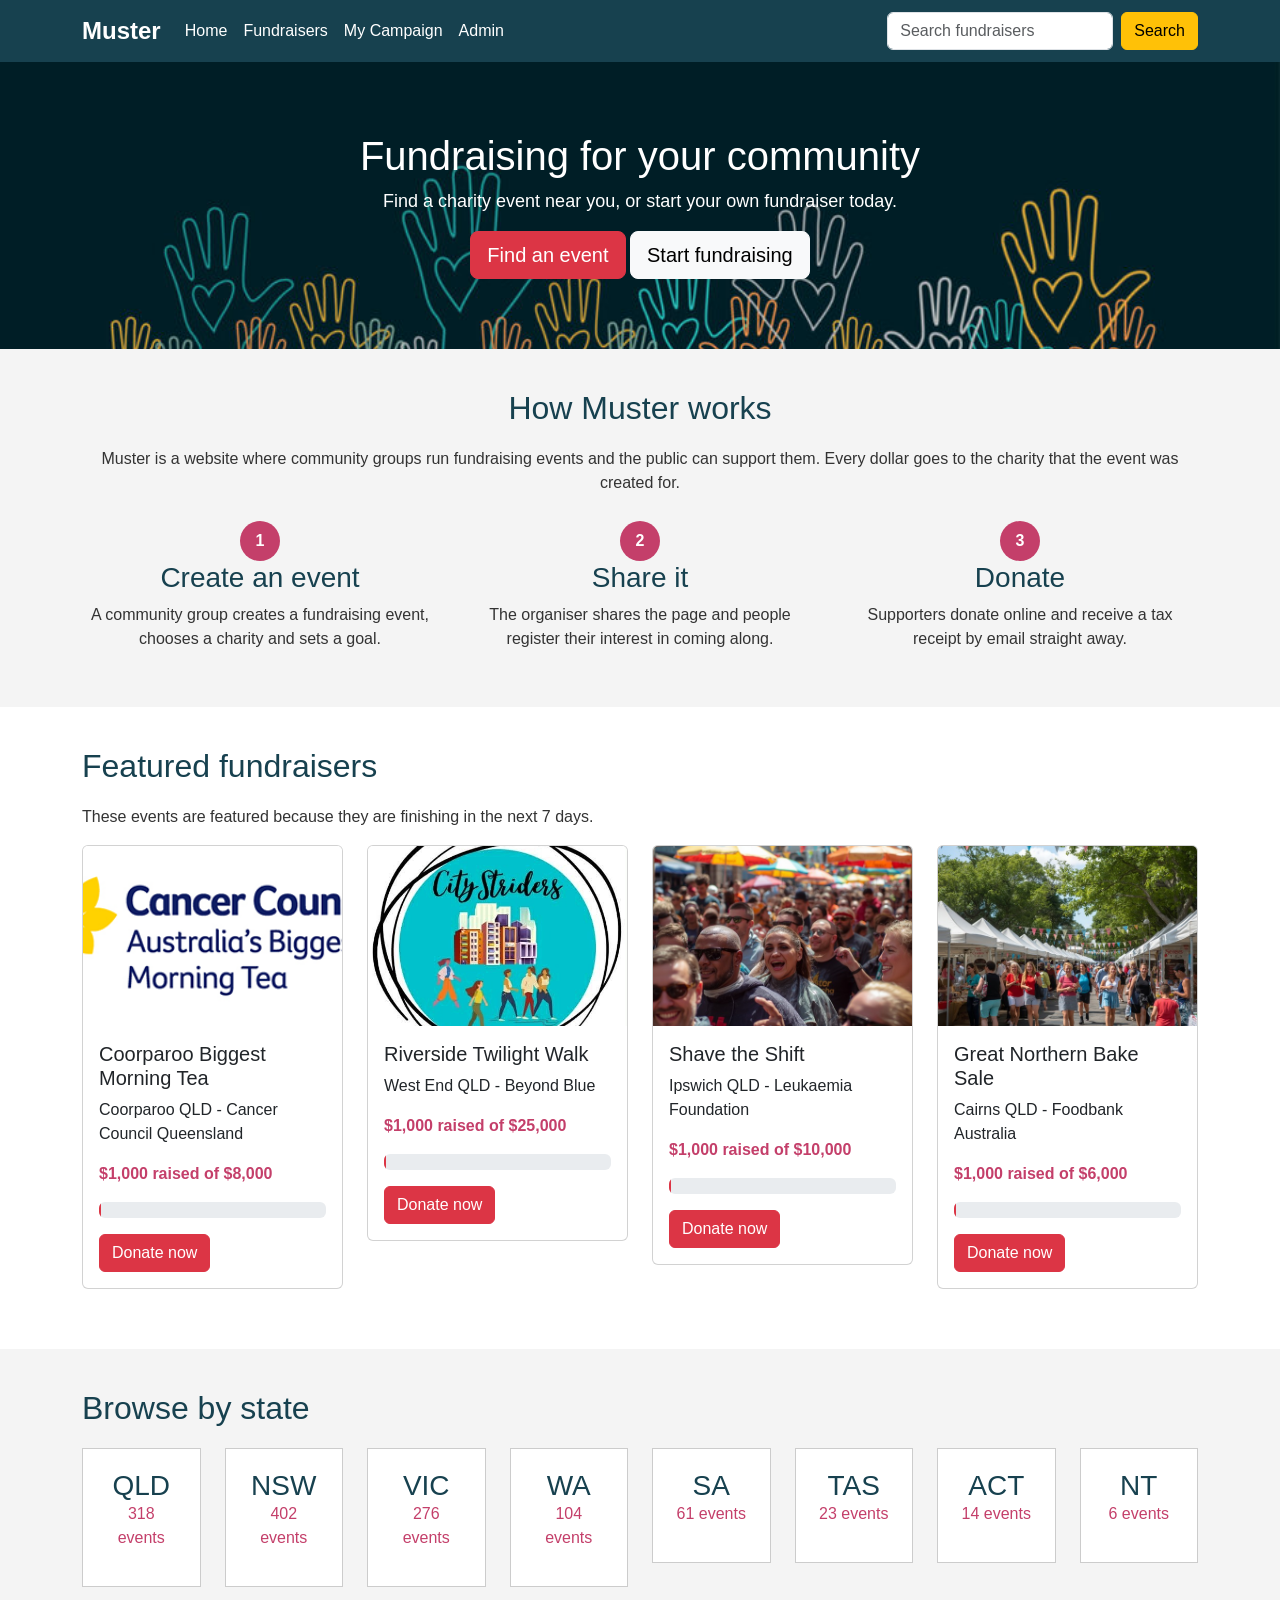
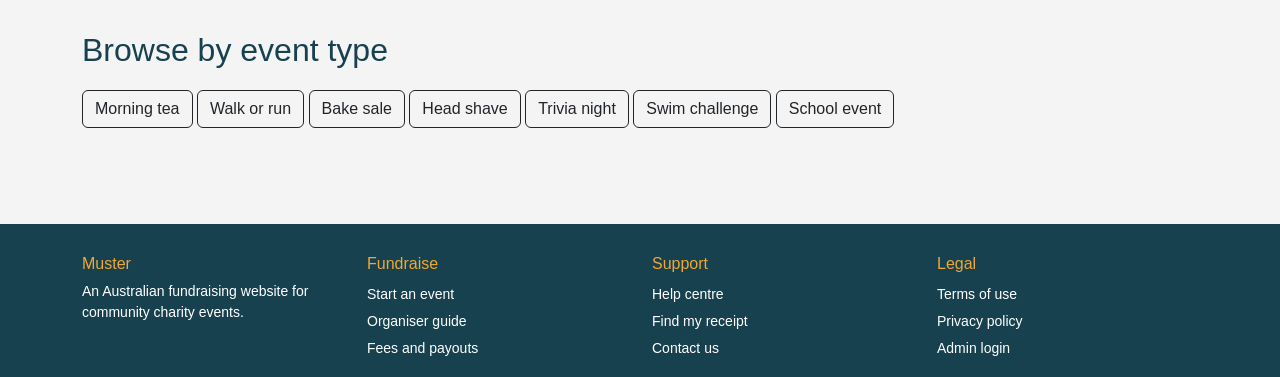
<file: index.html>
<!DOCTYPE html>
<html lang="en">
<head>
    <meta charset="utf-8">
    <meta name="viewport" content="width=device-width, initial-scale=1">
    <title>Muster - Home</title>
    <link href="https://cdn.jsdelivr.net/npm/bootstrap@5.3.8/dist/css/bootstrap.min.css" rel="stylesheet" integrity="sha384-sRIl4kxILFvY47J16cr9ZwB07vP4J8+LH7qKQnuqkuIAvNWLzeN8tE5YBujZqJLB" crossorigin="anonymous">
    <link href="css/styles.css" rel="stylesheet">
</head>
<body>

<nav class="navbar navbar-expand-lg">
    <div class="container">
        <a class="navbar-brand" href="index.html">Muster</a>
            <ul class="navbar-nav me-auto">
                <li class="nav-item"><a class="nav-link" href="index.html">Home</a></li>
                <li class="nav-item"><a class="nav-link" href="donations.html">Fundraisers</a></li>
                <li class="nav-item"><a class="nav-link" href="campaign.html">My Campaign</a></li>
                <li class="nav-item"><a class="nav-link" href="admin_dashboard.html">Admin</a></li>
            </ul>

            <form class="d-flex">
                <input class="form-control me-2" type="text" placeholder="Search fundraisers">
                <button class="btn btn-warning" type="button">Search</button>
            </form>
        </div>
</nav>


<div class="hero">
    <h1>Fundraising for your community</h1>
    <p>Find a charity event near you, or start your own fundraiser today.</p>
    <a href="donations.html" class="btn btn-danger btn-lg">Find an event</a>
    <a href="campaign.html" class="btn btn-light btn-lg">Start fundraising</a>
</div>

<div class="section">
    <div class="container">
        <h2 class="text-center">How Muster works</h2>
        <p class="text-center">Muster is a website where community groups run fundraising events and the public can
            support them. Every dollar goes to the charity that the event was created for.</p>

        <div class="row text-center">
            <div class="col-md-4">
                <div class="step-number mx-auto">1</div>
                <h3>Create an event</h3>
                <p>A community group creates a fundraising event, chooses a charity and sets a goal.</p>
            </div>
            <div class="col-md-4">
                <div class="step-number mx-auto">2</div>
                <h3>Share it</h3>
                <p>The organiser shares the page and people register their interest in coming along.</p>
            </div>
            <div class="col-md-4">
                <div class="step-number mx-auto">3</div>
                <h3>Donate</h3>
                <p>Supporters donate online and receive a tax receipt by email straight away.</p>
            </div>
        </div>
    </div>
</div>

<div class="section bg-white">
    <div class="container">
        <h2>Featured fundraisers</h2>
        <p>These events are featured because they are finishing in the next 7 days.</p>

        <div class="row">
            <div class="col">
                <div class="card">
                    <img src="img/event1.jpg" class="card-img-top" alt="Biggest Morning Tea event">
                    <div class="card-body">
                        <h3 class="card-title h5">Coorparoo Biggest Morning Tea</h3>
                        <p class="card-text">Coorparoo QLD - Cancer Council Queensland</p>
                        <p class="raised">$1,000 raised of $8,000</p>
                        <div class="progress mb-3">
                            <div class="progress-bar bg-danger" style="width: 1%"></div>
                        </div>
                        <a href="donations.html" class="btn btn-danger">Donate now</a>
                    </div>
                </div>
            </div>
        
            <div class="col">
                <div class="card">
                    <img src="img/event2.jpg" class="card-img-top" alt="Twilight Walk event">
                    <div class="card-body">
                        <h3 class="card-title h5">Riverside Twilight Walk</h3>
                        <p class="card-text">West End QLD - Beyond Blue</p>
                        <p class="raised">$1,000 raised of $25,000</p>
                        <div class="progress mb-3">
                            <div class="progress-bar bg-danger" style="width: 1%"></div>
                        </div>
                        <a href="donations.html" class="btn btn-danger">Donate now</a>
                    </div>
                </div>
            </div>

            <div class="col">
                <div class="card">
                    <img src="img/event3.jpg" class="card-img-top" alt="Head shave event">
                    <div class="card-body">
                        <h3 class="card-title h5">Shave the Shift</h3>
                        <p class="card-text">Ipswich QLD - Leukaemia Foundation</p>
                        <p class="raised">$1,000 raised of $10,000</p>
                        <div class="progress mb-3">
                            <div class="progress-bar bg-danger" style="width: 1%"></div>
                        </div>
                        <a href="donations.html" class="btn btn-danger">Donate now</a>
                    </div>
                </div>
            </div>

            <div class="col">
                <div class="card">
                    <img src="img/event4.jpg" class="card-img-top" alt="Bake sale event">
                    <div class="card-body">
                        <h3 class="card-title h5">Great Northern Bake Sale</h3>
                        <p class="card-text">Cairns QLD - Foodbank Australia</p>
                        <p class="raised">$1,000 raised of $6,000</p>
                        <div class="progress mb-3">
                            <div class="progress-bar bg-danger" style="width: 1%"></div>
                        </div>
                        <a href="donations.html" class="btn btn-danger">Donate now</a>
                    </div>
                </div>
            </div>
        </div>
    </div>
</div>

<div class="section">
    <div class="container">
        <h2>Browse by state</h2>
        <div class="row">
            <div class="col">
                <a href="donations.html" class="text-decoration-none">
                    <div class="category-box"><h3>QLD</h3><p>318 events</p></div>
                </a>
            </div>
            <div class="col">
                <a href="donations.html" class="text-decoration-none">
                    <div class="category-box"><h3>NSW</h3><p>402 events</p></div>
                </a>
            </div>
            <div class="col">
                <a href="donations.html" class="text-decoration-none">
                    <div class="category-box"><h3>VIC</h3><p>276 events</p></div>
                </a>
            </div>
            <div class="col">
                <a href="donations.html" class="text-decoration-none">
                    <div class="category-box"><h3>WA</h3><p>104 events</p></div>
                </a>
            </div>
            <div class="col">
                <a href="donations.html" class="text-decoration-none">
                    <div class="category-box"><h3>SA</h3><p>61 events</p></div>
                </a>
            </div>
            <div class="col">
                <a href="donations.html" class="text-decoration-none">
                    <div class="category-box"><h3>TAS</h3><p>23 events</p></div>
                </a>
            </div>
            <div class="col">
                <a href="donations.html" class="text-decoration-none">
                    <div class="category-box"><h3>ACT</h3><p>14 events</p></div>
                </a>
            </div>
            <div class="col">
                <a href="donations.html" class="text-decoration-none">
                    <div class="category-box"><h3>NT</h3><p>6 events</p></div>
                </a>
            </div>
        </div>

        <h2 class="mt-4">Browse by event type</h2>
        <p>
            <a href="donations.html" class="btn btn-outline-dark">Morning tea</a>
            <a href="donations.html" class="btn btn-outline-dark">Walk or run</a>
            <a href="donations.html" class="btn btn-outline-dark">Bake sale</a>
            <a href="donations.html" class="btn btn-outline-dark">Head shave</a>
            <a href="donations.html" class="btn btn-outline-dark">Trivia night</a>
            <a href="donations.html" class="btn btn-outline-dark">Swim challenge</a>
            <a href="donations.html" class="btn btn-outline-dark">School event</a>
        </p>
    </div>
</div>

<div class="footer">
    <div class="container">
        <div class="row">
            <div class="col">
                <h4>Muster</h4>
                <p style="font-size: 14px;">An Australian fundraising website for community charity events.</p>
            </div>
            <div class="col">
                <h4>Fundraise</h4>
                <a href="campaign.html">Start an event</a>
                <a href="#">Organiser guide</a>
                <a href="#">Fees and payouts</a>
            </div>
            <div class="col">
                <h4>Support</h4>
                <a href="#">Help centre</a>
                <a href="#">Find my receipt</a>
                <a href="#">Contact us</a>
            </div>
            <div class="col">
                <h4>Legal</h4>
                <a href="#">Terms of use</a>
                <a href="#">Privacy policy</a>
                <a href="admin_dashboard.html">Admin login</a>
            </div>
        </div>
    </div>
</div>

<script src="https://cdn.jsdelivr.net/npm/bootstrap@5.3.8/dist/js/bootstrap.bundle.min.js" integrity="sha384-FKyoEForCGlyvwx9Hj09JcYn3nv7wiPVlz7YYwJrWVcXK/BmnVDxM+D2scQbITxI" crossorigin="anonymous"></script>

</body>
</html>
</file>
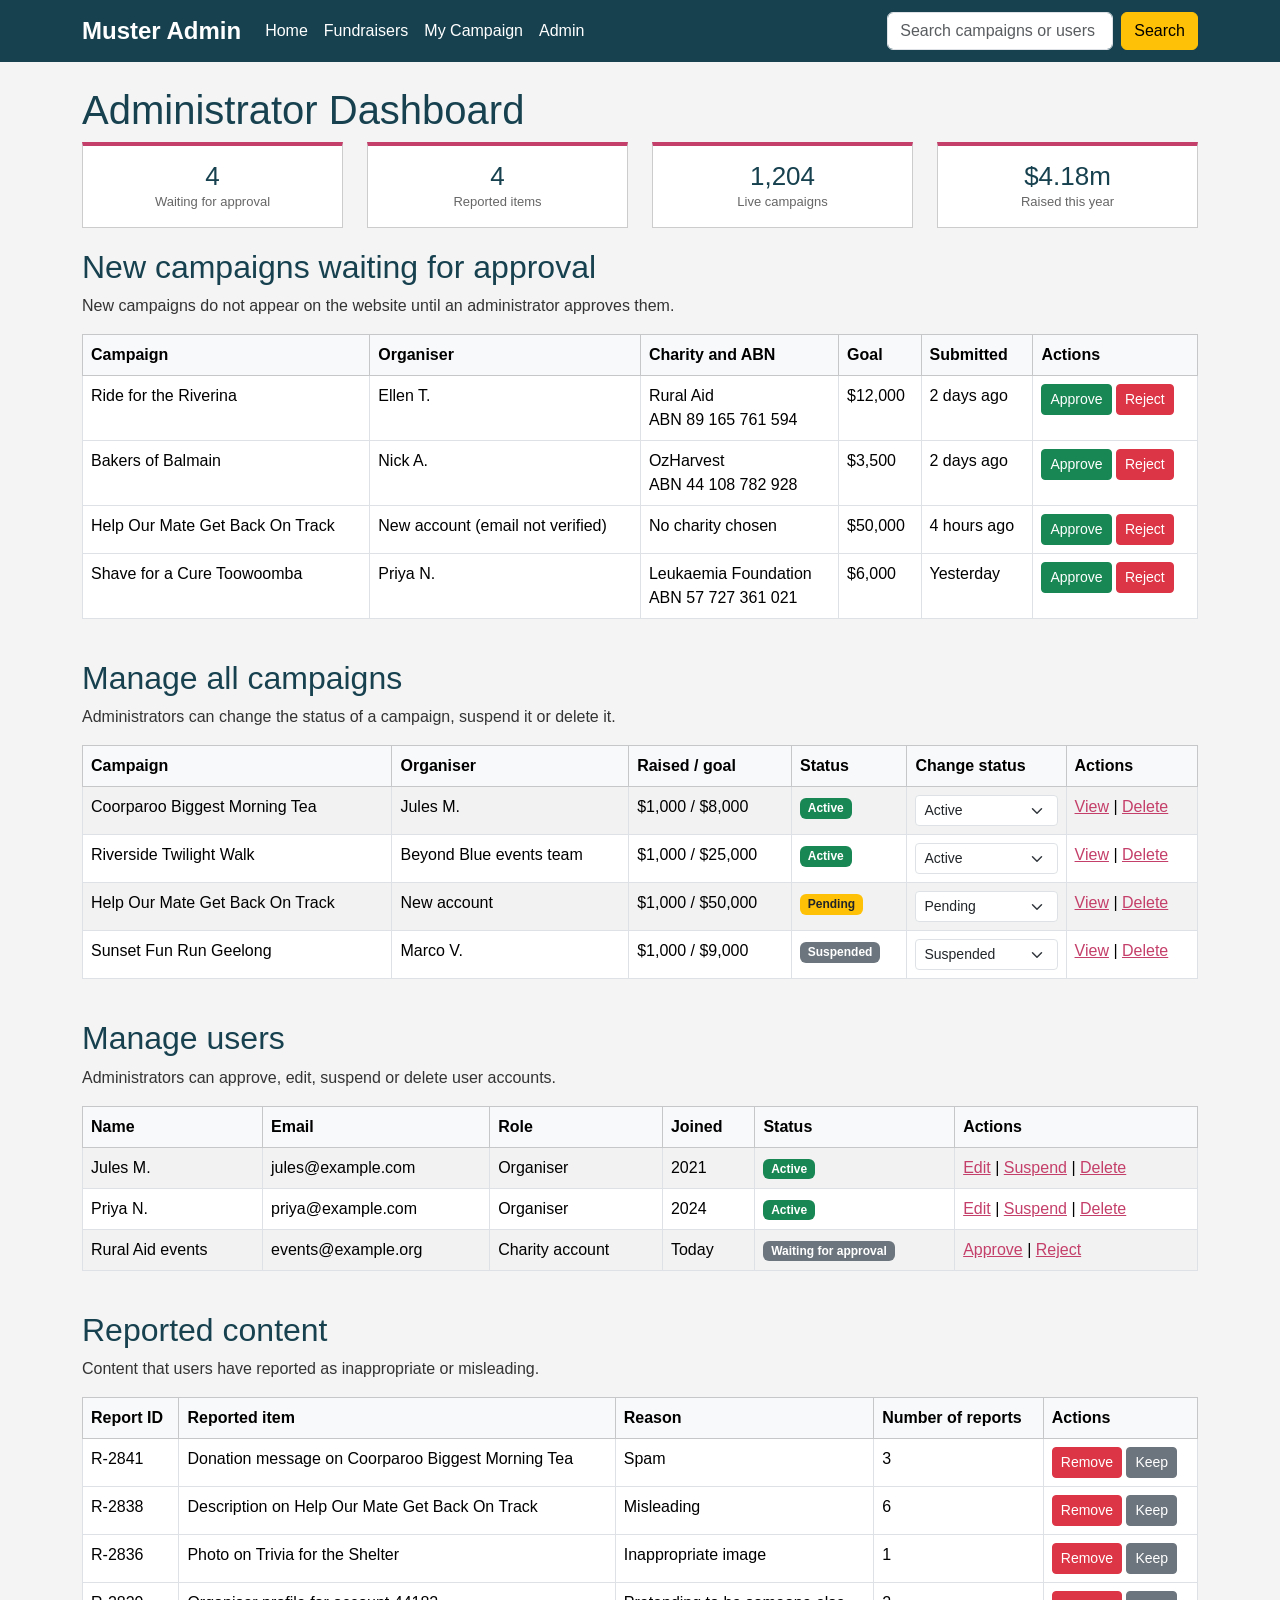
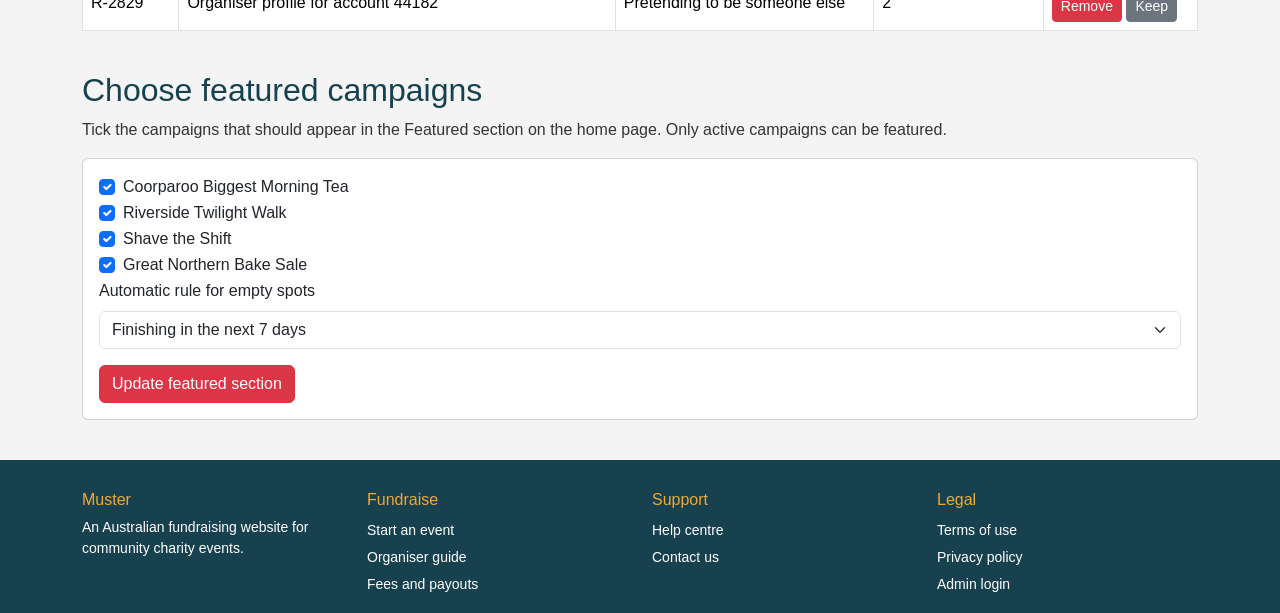
<file: admin_dashboard.html>
<!DOCTYPE html>
<html lang="en">
<head>
    <meta charset="utf-8">
    <meta name="viewport" content="width=device-width, initial-scale=1">
    <title>Muster - Administrator Dashboard</title>
    <link href="https://cdn.jsdelivr.net/npm/bootstrap@5.3.8/dist/css/bootstrap.min.css" rel="stylesheet" integrity="sha384-sRIl4kxILFvY47J16cr9ZwB07vP4J8+LH7qKQnuqkuIAvNWLzeN8tE5YBujZqJLB" crossorigin="anonymous">
    <link href="css/styles.css" rel="stylesheet">
</head>
<body>
  

<nav class="navbar navbar-expand-lg">
    <div class="container">
        <a class="navbar-brand" href="index.html">Muster Admin</a>
            <ul class="navbar-nav me-auto">
                <li class="nav-item"><a class="nav-link" href="index.html">Home</a></li>
                <li class="nav-item"><a class="nav-link" href="donations.html">Fundraisers</a></li>
                <li class="nav-item"><a class="nav-link" href="campaign.html">My Campaign</a></li>
                <li class="nav-item"><a class="nav-link" href="admin_dashboard.html">Admin</a></li>
            </ul>

            <form class="d-flex">
                <input class="form-control me-2" type="text" placeholder="Search campaigns or users"
                   aria-label="Search campaigns or users">
            <button class="btn btn-warning" type="button">Search</button>
        </form>
    </div>
</nav>

<div class="container mt-4">

    <h1>Administrator Dashboard</h1>
            <div class="row">
                <div class="col-md-3 col-6">
                    <div class="stat-box">
                        <h3>4</h3>
                        <p>Waiting for approval</p>
                    </div>
                </div>
                <div class="col-md-3 col-6">
                    <div class="stat-box">
                        <h3>4</h3>
                        <p>Reported items</p>
                    </div>
                </div>
                <div class="col-md-3 col-6">
                    <div class="stat-box">
                        <h3>1,204</h3>
                        <p>Live campaigns</p>
                    </div>
                </div>
                <div class="col-md-3 col-6">
                    <div class="stat-box">
                        <h3>$4.18m</h3>
                        <p>Raised this year</p>
                    </div>
                </div>
            </div>

            <h2 id="approvals">New campaigns waiting for approval</h2>
            <p>New campaigns do not appear on the website until an administrator approves them.</p>
            <div class="table-responsive">
            <table class="table table-bordered bg-white">
                <thead class="table-light">
                <tr>
                    <th>Campaign</th>
                    <th>Organiser</th>
                    <th>Charity and ABN</th>
                    <th>Goal</th>
                    <th>Submitted</th>
                    <th>Actions</th>
                </tr>
                </thead>
                <tbody>
                <tr>
                    <td>Ride for the Riverina</td>
                    <td>Ellen T.</td>
                    <td>Rural Aid<br>ABN 89 165 761 594</td>
                    <td>$12,000</td>
                    <td>2 days ago</td>
                    <td>
                        <button type="button" class="btn btn-success btn-sm">Approve</button>
                        <button type="button" class="btn btn-danger btn-sm">Reject</button>
                    </td>
                </tr>
                <tr>
                    <td>Bakers of Balmain</td>
                    <td>Nick A.</td>
                    <td>OzHarvest<br>ABN 44 108 782 928</td>
                    <td>$3,500</td>
                    <td>2 days ago</td>
                    <td>
                        <button type="button" class="btn btn-success btn-sm">Approve</button>
                        <button type="button" class="btn btn-danger btn-sm">Reject</button>
                    </td>
                </tr>
                <tr>
                    <td>Help Our Mate Get Back On Track</td>
                    <td>New account (email not verified)</td>
                    <td>No charity chosen</td>
                    <td>$50,000</td>
                    <td>4 hours ago</td>
                    <td>
                        <button type="button" class="btn btn-success btn-sm">Approve</button>
                        <button type="button" class="btn btn-danger btn-sm">Reject</button>
                    </td>
                </tr>
                <tr>
                    <td>Shave for a Cure Toowoomba</td>
                    <td>Priya N.</td>
                    <td>Leukaemia Foundation<br>ABN 57 727 361 021</td>
                    <td>$6,000</td>
                    <td>Yesterday</td>
                    <td>
                        <button type="button" class="btn btn-success btn-sm">Approve</button>
                        <button type="button" class="btn btn-danger btn-sm">Reject</button>
                    </td>
                </tr>
                </tbody>
            </table>
            </div>

            <h2 id="campaigns" class="mt-4">Manage all campaigns</h2>
            <p>Administrators can change the status of a campaign, suspend it or delete it.</p>
            <div class="table-responsive">
            <table class="table table-bordered table-striped bg-white">
                <thead class="table-light">
                <tr>
                    <th>Campaign</th>
                    <th>Organiser</th>
                    <th>Raised / goal</th>
                    <th>Status</th>
                    <th>Change status</th>
                    <th>Actions</th>
                </tr>
                </thead>
                <tbody>
                <tr>
                    <td>Coorparoo Biggest Morning Tea</td>
                    <td>Jules M.</td>
                    <td>$1,000 / $8,000</td>
                    <td><span class="badge bg-success">Active</span></td>
                    <td>
                        <select class="form-select form-select-sm">
                            <option selected>Active</option>
                            <option>Paused</option>
                            <option>Suspended</option>
                            <option>Completed</option>
                        </select>
                    </td>
                    <td><a href="donations.html">View</a> | <a href="#">Delete</a></td>
                </tr>
                <tr>
                    <td>Riverside Twilight Walk</td>
                    <td>Beyond Blue events team</td>
                    <td>$1,000 / $25,000</td>
                    <td><span class="badge bg-success">Active</span></td>
                    <td>
                        <select class="form-select form-select-sm">
                            <option selected>Active</option>
                            <option>Paused</option>
                            <option>Suspended</option>
                            <option>Completed</option>
                        </select>
                    </td>
                    <td><a href="donations.html">View</a> | <a href="#">Delete</a></td>
                </tr>
                <tr>
                    <td>Help Our Mate Get Back On Track</td>
                    <td>New account</td>
                    <td>$1,000 / $50,000</td>
                    <td><span class="badge bg-warning text-dark">Pending</span></td>
                    <td>
                        <select class="form-select form-select-sm">
                            <option selected>Pending</option>
                            <option>Active</option>
                            <option>Rejected</option>
                        </select>
                    </td>
                    <td><a href="donations.html">View</a> | <a href="#">Delete</a></td>
                </tr>
                <tr>
                    <td>Sunset Fun Run Geelong</td>
                    <td>Marco V.</td>
                    <td>$1,000 / $9,000</td>
                    <td><span class="badge bg-secondary">Suspended</span></td>
                    <td>
                        <select class="form-select form-select-sm">
                            <option selected>Suspended</option>
                            <option>Active</option>
                            <option>Paused</option>
                        </select>
                    </td>
                    <td><a href="donations.html">View</a> | <a href="#">Delete</a></td>
                </tr>
                </tbody>
            </table>
            </div>

            <h2 id="users" class="mt-4">Manage users</h2>
            <p>Administrators can approve, edit, suspend or delete user accounts.</p>
            <div class="table-responsive">
            <table class="table table-bordered table-striped bg-white">
                <thead class="table-light">
                <tr>
                    <th>Name</th>
                    <th>Email</th>
                    <th>Role</th>
                    <th>Joined</th>
                    <th>Status</th>
                    <th>Actions</th>
                </tr>
                </thead>
                <tbody>
                <tr>
                    <td>Jules M.</td>
                    <td>jules@example.com</td>
                    <td>Organiser</td>
                    <td>2021</td>
                    <td><span class="badge bg-success">Active</span></td>
                    <td><a href="#">Edit</a> | <a href="#">Suspend</a> | <a href="#">Delete</a></td>
                </tr>
                <tr>
                    <td>Priya N.</td>
                    <td>priya@example.com</td>
                    <td>Organiser</td>
                    <td>2024</td>
                    <td><span class="badge bg-success">Active</span></td>
                    <td><a href="#">Edit</a> | <a href="#">Suspend</a> | <a href="#">Delete</a></td>
                </tr>
                <tr>
                    <td>Rural Aid events</td>
                    <td>events@example.org</td>
                    <td>Charity account</td>
                    <td>Today</td>
                    <td><span class="badge bg-secondary">Waiting for approval</span></td>
                    <td><a href="#">Approve</a> | <a href="#">Reject</a></td>
                </tr>
                </tbody>
            </table>
            </div>

            <h2 id="reports" class="mt-4">Reported content</h2>
            <p>Content that users have reported as inappropriate or misleading.</p>
            <div class="table-responsive">
            <table class="table table-bordered bg-white">
                <thead class="table-light">
                <tr>
                    <th>Report ID</th>
                    <th>Reported item</th>
                    <th>Reason</th>
                    <th>Number of reports</th>
                    <th>Actions</th>
                </tr>
                </thead>
                <tbody>
                <tr>
                    <td>R-2841</td>
                    <td>Donation message on Coorparoo Biggest Morning Tea</td>
                    <td>Spam</td>
                    <td>3</td>
                    <td>
                        <button type="button" class="btn btn-danger btn-sm">Remove</button>
                        <button type="button" class="btn btn-secondary btn-sm">Keep</button>
                    </td>
                </tr>
                <tr>
                    <td>R-2838</td>
                    <td>Description on Help Our Mate Get Back On Track</td>
                    <td>Misleading</td>
                    <td>6</td>
                    <td>
                        <button type="button" class="btn btn-danger btn-sm">Remove</button>
                        <button type="button" class="btn btn-secondary btn-sm">Keep</button>
                    </td>
                </tr>
                <tr>
                    <td>R-2836</td>
                    <td>Photo on Trivia for the Shelter</td>
                    <td>Inappropriate image</td>
                    <td>1</td>
                    <td>
                        <button type="button" class="btn btn-danger btn-sm">Remove</button>
                        <button type="button" class="btn btn-secondary btn-sm">Keep</button>
                    </td>
                </tr>
                <tr>
                    <td>R-2829</td>
                    <td>Organiser profile for account 44182</td>
                    <td>Pretending to be someone else</td>
                    <td>2</td>
                    <td>
                        <button type="button" class="btn btn-danger btn-sm">Remove</button>
                        <button type="button" class="btn btn-secondary btn-sm">Keep</button>
                    </td>
                </tr>
                </tbody>
            </table>
            </div>

            <h2 id="featured" class="mt-4">Choose featured campaigns</h2>
            <p>Tick the campaigns that should appear in the Featured section on the home page. Only active campaigns
                can be featured.</p>

            <div class="card">
                <div class="card-body">
                    <form>
                        <div class="form-check">
                            <input class="form-check-input" type="checkbox" id="feature1" checked>
                            <label class="form-check-label" for="feature1">Coorparoo Biggest Morning Tea</label>
                        </div>
                        <div class="form-check">
                            <input class="form-check-input" type="checkbox" id="feature2" checked>
                            <label class="form-check-label" for="feature2">Riverside Twilight Walk</label>
                        </div>
                        <div class="form-check">
                            <input class="form-check-input" type="checkbox" id="feature3" checked>
                            <label class="form-check-label" for="feature3">Shave the Shift</label>
                        </div>
                        <div class="form-check">
                            <input class="form-check-input" type="checkbox" id="feature4" checked>
                            <label class="form-check-label" for="feature4">Great Northern Bake Sale</label>
                        </div>

                        <div class="mb-3">
                            <label for="featureRule" class="form-label">Automatic rule for empty spots</label>
                            <select class="form-select" id="featureRule">
                                <option selected>Finishing in the next 7 days</option>
                                <option>Newest campaigns</option>
                                <option>Most money raised this week</option>
                                <option>Seasonal campaigns</option>
                                <option>Manual choice only</option>
                            </select>
                        </div>

                        <button type="button" class="btn btn-danger">Update featured section</button>
                    </form>
                </div>
            </div>

</div>

<div class="footer">
    <div class="container">
        <div class="row">
            <div class="col-md-3">
                <h4>Muster</h4>
                <p style="font-size: 14px;">An Australian fundraising website for community charity events.</p>
            </div>
            <div class="col-md-3">
                <h4>Fundraise</h4>
                <a href="campaign.html">Start an event</a>
                <a href="#">Organiser guide</a>
                <a href="#">Fees and payouts</a>
            </div>
            <div class="col-md-3">
                <h4>Support</h4>
                <a href="#">Help centre</a>
                <a href="#">Contact us</a>
            </div>
            <div class="col-md-3">
                <h4>Legal</h4>
                <a href="#">Terms of use</a>
                <a href="#">Privacy policy</a>
                <a href="admin_dashboard.html">Admin login</a>
            </div>
        </div>

    </div>
</div>

<script src="https://cdn.jsdelivr.net/npm/bootstrap@5.3.8/dist/js/bootstrap.bundle.min.js" integrity="sha384-FKyoEForCGlyvwx9Hj09JcYn3nv7wiPVlz7YYwJrWVcXK/BmnVDxM+D2scQbITxI" crossorigin="anonymous"></script>


</body>
</html>
</file>
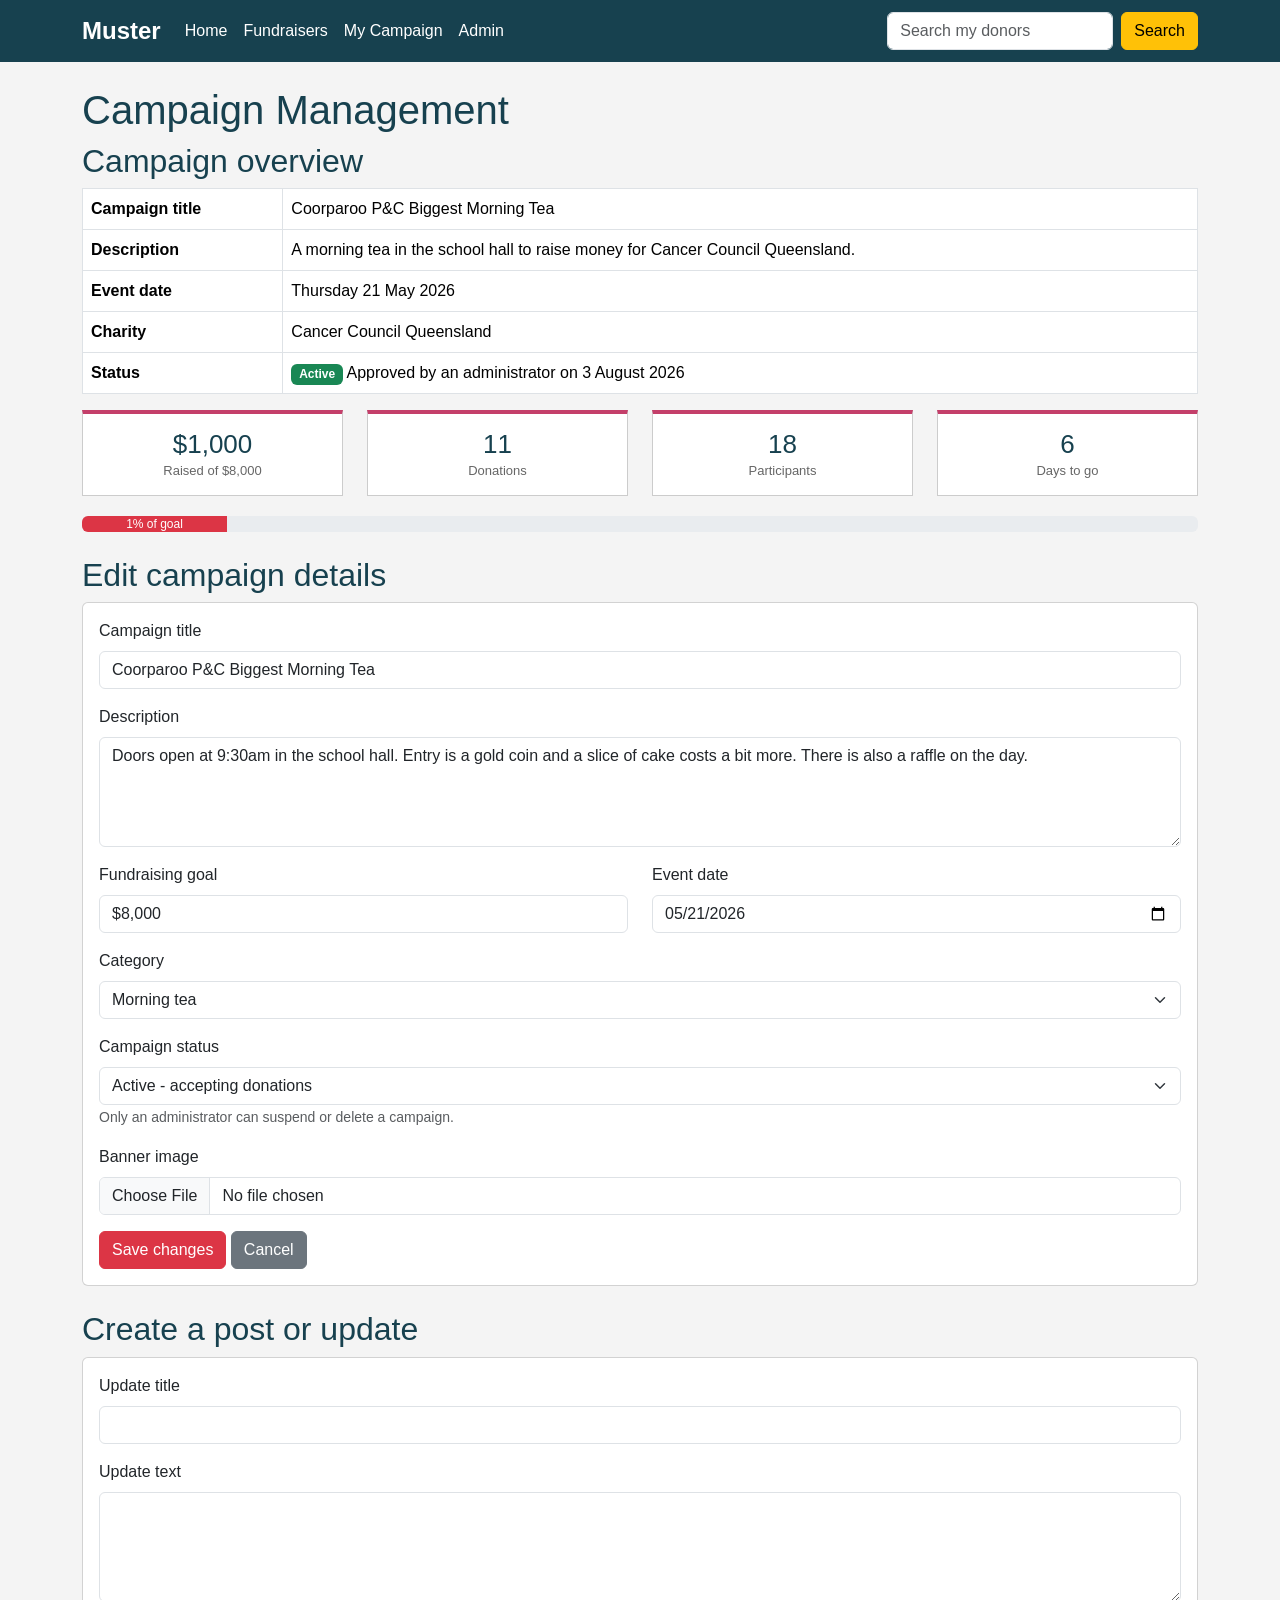
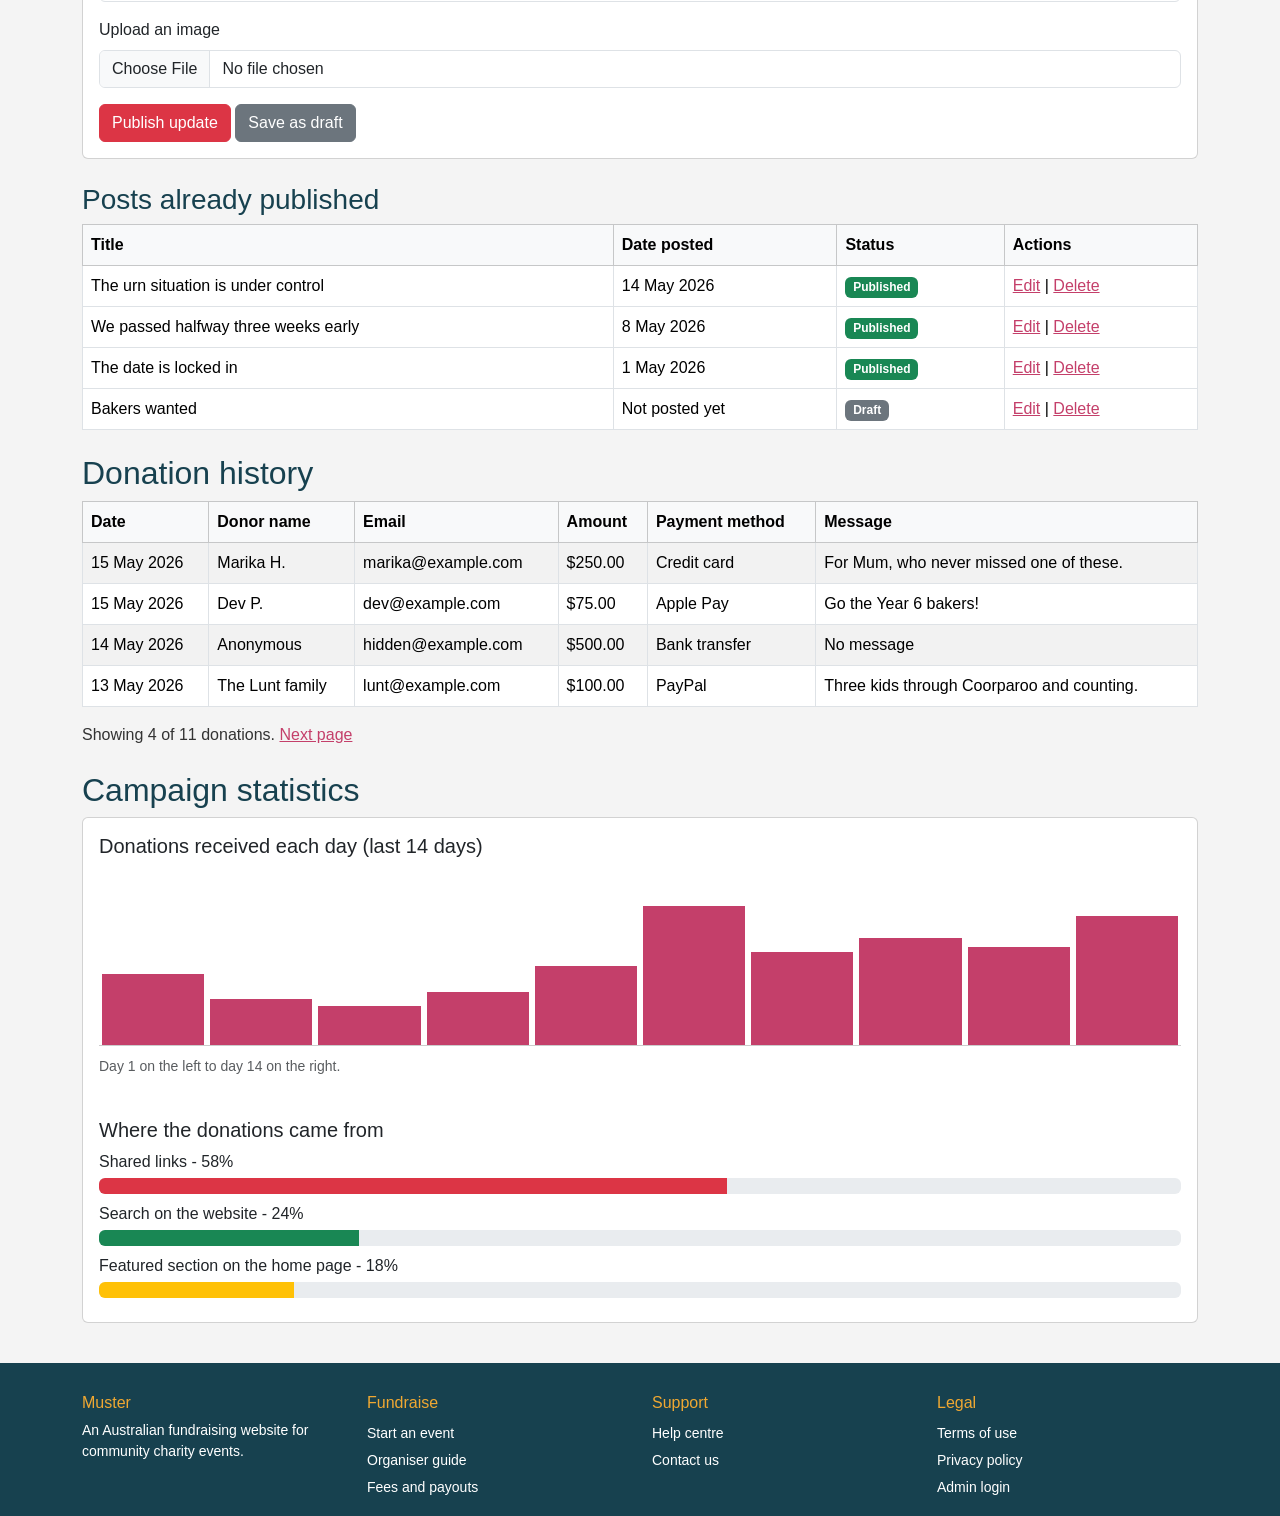
<file: campaign.html>
<!DOCTYPE html>
<html lang="en">
<head>
    <meta charset="utf-8">
    <meta name="viewport" content="width=device-width, initial-scale=1">
    <title>Muster - Campaign Management</title>
    <link href="https://cdn.jsdelivr.net/npm/bootstrap@5.3.8/dist/css/bootstrap.min.css" rel="stylesheet" integrity="sha384-sRIl4kxILFvY47J16cr9ZwB07vP4J8+LH7qKQnuqkuIAvNWLzeN8tE5YBujZqJLB" crossorigin="anonymous">
    <link href="css/styles.css" rel="stylesheet">
</head>
<body>


<nav class="navbar navbar-expand-lg">
    <div class="container">
        <a class="navbar-brand" href="index.html">Muster</a>
            <ul class="navbar-nav me-auto">
                <li class="nav-item"><a class="nav-link" href="index.html">Home</a></li>
                <li class="nav-item"><a class="nav-link" href="donations.html">Fundraisers</a></li>
                <li class="nav-item"><a class="nav-link" href="campaign.html">My Campaign</a></li>
                <li class="nav-item"><a class="nav-link" href="admin_dashboard.html">Admin</a></li>
            </ul>

            <form class="d-flex">
                <input class="form-control me-2" type="text" placeholder="Search my donors">
                <button class="btn btn-warning" type="button">Search</button>
            </form>
        </div>
</nav>

<div class="container mt-4">

    <h1>Campaign Management</h1>
        <h2 id="overview">Campaign overview</h2>
        <table class="table table-bordered bg-white">
            <tr>
                <th>Campaign title</th>
                <td>Coorparoo P&C Biggest Morning Tea</td>
            </tr>
                <tr>
                    <th>Description</th>
                    <td>A morning tea in the school hall to raise money for Cancer Council Queensland.</td>
                </tr>
                <tr>
                    <th>Event date</th>
                    <td>Thursday 21 May 2026</td>
                </tr>
                <tr>
                    <th>Charity</th>
                    <td>Cancer Council Queensland</td>
                </tr>
                <tr>
                    <th>Status</th>
                    <td><span class="badge bg-success">Active</span> Approved by an administrator on 3 August 2026</td>
                </tr>
            </table>

            <div class="row">
                <div class="col-md-3 col-6">
                    <div class="stat-box">
                        <h3>$1,000</h3>
                        <p>Raised of $8,000</p>
                    </div>
                </div>
                <div class="col-md-3 col-6">
                    <div class="stat-box">
                        <h3>11</h3>
                        <p>Donations</p>
                    </div>
                </div>
                <div class="col-md-3 col-6">
                    <div class="stat-box">
                        <h3>18</h3>
                        <p>Participants</p>
                    </div>
                </div>
                <div class="col-md-3 col-6">
                    <div class="stat-box">
                        <h3>6</h3>
                        <p>Days to go</p>
                    </div>
                </div>
            </div>

            <div class="progress mb-4">
                <div class="progress-bar bg-danger" style="width: 13%">1% of goal</div>
            </div>

            <h2 id="details">Edit campaign details</h2>

            <div class="card">
                <div class="card-body">
                    <form>
                        <div class="mb-3">
                            <label for="title" class="form-label">Campaign title</label>
                            <input type="text" class="form-control" id="title"
                                   value="Coorparoo P&C Biggest Morning Tea">
                        </div>

                        <div class="mb-3">
                            <label for="description" class="form-label">Description</label>
                            <textarea class="form-control" id="description" rows="4">Doors open at 9:30am in the school hall. Entry is a gold coin and a slice of cake costs a bit more. There is also a raffle on the day.</textarea>
                        </div>

                        <div class="row">
                            <div class="col-md-6 mb-3">
                                <label for="goal" class="form-label">Fundraising goal</label>
                                <input type="text" class="form-control" id="goal" value="$8,000">
                            </div>
                            <div class="col-md-6 mb-3">
                                <label for="eventDate" class="form-label">Event date</label>
                                <input type="date" class="form-control" id="eventDate" value="2026-05-21">
                            </div>
                        </div>

                        <div class="mb-3">
                            <label for="category" class="form-label">Category</label>
                            <select class="form-select" id="category">
                                <option selected>Morning tea</option>
                                <option>Walk or run</option>
                                <option>Bake sale</option>
                                <option>Trivia night</option>
                                <option>School event</option>
                            </select>
                        </div>

                        <div class="mb-3">
                            <label for="status" class="form-label">Campaign status</label>
                            <select class="form-select" id="status">
                                <option selected>Active - accepting donations</option>
                                <option>Paused - page visible but donations closed</option>
                                <option>Draft - not visible to the public</option>
                                <option>Completed - the event has happened</option>
                            </select>
                            <small class="text-muted">Only an administrator can suspend or delete a campaign.</small>
                        </div>

                        <div class="mb-3">
                            <label for="banner" class="form-label">Banner image</label>
                            <input type="file" class="form-control" id="banner">
                        </div>

                        <button type="button" class="btn btn-danger">Save changes</button>
                        <button type="button" class="btn btn-secondary">Cancel</button>
                    </form>
                </div>
            </div>

            <h2 id="posts" class="mt-4">Create a post or update</h2>

            <div class="card">
                <div class="card-body">
                    <form>
                        <div class="mb-3">
                            <label for="postTitle" class="form-label">Update title</label>
                            <input type="text" class="form-control" id="postTitle">
                        </div>

                        <div class="mb-3">
                            <label for="postText" class="form-label">Update text</label>
                            <textarea class="form-control" id="postText" rows="4"></textarea>
                        </div>

                        <div class="mb-3">
                            <label for="postImage" class="form-label">Upload an image</label>
                            <input type="file" class="form-control" id="postImage">
                        </div>

                        <button type="button" class="btn btn-danger">Publish update</button>
                        <button type="button" class="btn btn-secondary">Save as draft</button>
                    </form>
                </div>
            </div>

            <h3 class="mt-4">Posts already published</h3>

            <table class="table table-bordered bg-white">
                <thead class="table-light">
                <tr>
                    <th>Title</th>
                    <th>Date posted</th>
                    <th>Status</th>
                    <th>Actions</th>
                </tr>
                </thead>
                <tbody>
                <tr>
                    <td>The urn situation is under control</td>
                    <td>14 May 2026</td>
                    <td><span class="badge bg-success">Published</span></td>
                    <td><a href="#">Edit</a> | <a href="#">Delete</a></td>
                </tr>
                <tr>
                    <td>We passed halfway three weeks early</td>
                    <td>8 May 2026</td>
                    <td><span class="badge bg-success">Published</span></td>
                    <td><a href="#">Edit</a> | <a href="#">Delete</a></td>
                </tr>
                <tr>
                    <td>The date is locked in</td>
                    <td>1 May 2026</td>
                    <td><span class="badge bg-success">Published</span></td>
                    <td><a href="#">Edit</a> | <a href="#">Delete</a></td>
                </tr>
                <tr>
                    <td>Bakers wanted</td>
                    <td>Not posted yet</td>
                    <td><span class="badge bg-secondary">Draft</span></td>
                    <td><a href="#">Edit</a> | <a href="#">Delete</a></td>
                </tr>
                </tbody>
            </table>

            <h2 id="donations" class="mt-4">Donation history</h2>

            <table class="table table-bordered table-striped bg-white">
                <thead class="table-light">
                <tr>
                    <th>Date</th>
                    <th>Donor name</th>
                    <th>Email</th>
                    <th>Amount</th>
                    <th>Payment method</th>
                    <th>Message</th>
                </tr>
                </thead>
                <tbody>
                <tr>
                    <td>15 May 2026</td>
                    <td>Marika H.</td>
                    <td>marika@example.com</td>
                    <td>$250.00</td>
                    <td>Credit card</td>
                    <td>For Mum, who never missed one of these.</td>
                </tr>
                <tr>
                    <td>15 May 2026</td>
                    <td>Dev P.</td>
                    <td>dev@example.com</td>
                    <td>$75.00</td>
                    <td>Apple Pay</td>
                    <td>Go the Year 6 bakers!</td>
                </tr>
                <tr>
                    <td>14 May 2026</td>
                    <td>Anonymous</td>
                    <td>hidden@example.com</td>
                    <td>$500.00</td>
                    <td>Bank transfer</td>
                    <td>No message</td>
                </tr>
                <tr>
                    <td>13 May 2026</td>
                    <td>The Lunt family</td>
                    <td>lunt@example.com</td>
                    <td>$100.00</td>
                    <td>PayPal</td>
                    <td>Three kids through Coorparoo and counting.</td>
                </tr>
                </tbody>
            </table>

            <p>Showing 4 of 11 donations. <a href="#">Next page</a></p>

            <h2 id="statistics" class="mt-4">Campaign statistics</h2>
                <div class="card p-3 bg-white">
                    <h3 class="h5">Donations received each day (last 14 days)</h3>
                    <div class="chart">
                        <div class="chart-column"><div class="chart-bar" style="height: 40%"></div></div>
                        <div class="chart-column"><div class="chart-bar" style="height: 26%"></div></div>
                        <div class="chart-column"><div class="chart-bar" style="height: 22%"></div></div>
                        <div class="chart-column"><div class="chart-bar" style="height: 30%"></div></div>
                        <div class="chart-column"><div class="chart-bar" style="height: 44%"></div></div>
                        <div class="chart-column"><div class="chart-bar" style="height: 78%"></div></div>
                        <div class="chart-column"><div class="chart-bar" style="height: 52%"></div></div>
                        <div class="chart-column"><div class="chart-bar" style="height: 60%"></div></div>
                        <div class="chart-column"><div class="chart-bar" style="height: 55%"></div></div>
                        <div class="chart-column"><div class="chart-bar" style="height: 72%"></div></div>
                    </div>
                    <p class="mt-2"><small class="text-muted">Day 1 on the left to day 14 on the right.</small></p>
                    <h3 class="h5 mt-4">Where the donations came from</h3>
                    <p class="mb-1">Shared links - 58%</p>
                    <div class="progress mb-2">
                        <div class="progress-bar bg-danger" style="width: 58%"></div>
                    </div>
                    <p class="mb-1">Search on the website - 24%</p>
                    <div class="progress mb-2">
                        <div class="progress-bar bg-success" style="width: 24%"></div>
                    </div>
                    <p class="mb-1">Featured section on the home page - 18%</p>
                    <div class="progress mb-2">
                        <div class="progress-bar bg-warning" style="width: 18%"></div>
                    </div>
                </div>
            </div>
        </div>


<div class="footer">
    <div class="container">
        <div class="row">
            <div class="col-md-3">
                <h4>Muster</h4>
                <p style="font-size: 14px;">An Australian fundraising website for community charity events.</p>
            </div>
            <div class="col-md-3">
                <h4>Fundraise</h4>
                <a href="campaign.html">Start an event</a>
                <a href="#">Organiser guide</a>
                <a href="#">Fees and payouts</a>
            </div>
            <div class="col-md-3">
                <h4>Support</h4>
                <a href="#">Help centre</a>
                <a href="#">Contact us</a>
            </div>
            <div class="col-md-3">
                <h4>Legal</h4>
                <a href="#">Terms of use</a>
                <a href="#">Privacy policy</a>
                <a href="admin_dashboard.html">Admin login</a>
            </div>
        </div>
    </div>
</div>

 <script src="https://cdn.jsdelivr.net/npm/bootstrap@5.3.8/dist/js/bootstrap.bundle.min.js" integrity="sha384-FKyoEForCGlyvwx9Hj09JcYn3nv7wiPVlz7YYwJrWVcXK/BmnVDxM+D2scQbITxI" crossorigin="anonymous"></script>

</body>
</html>
</file>
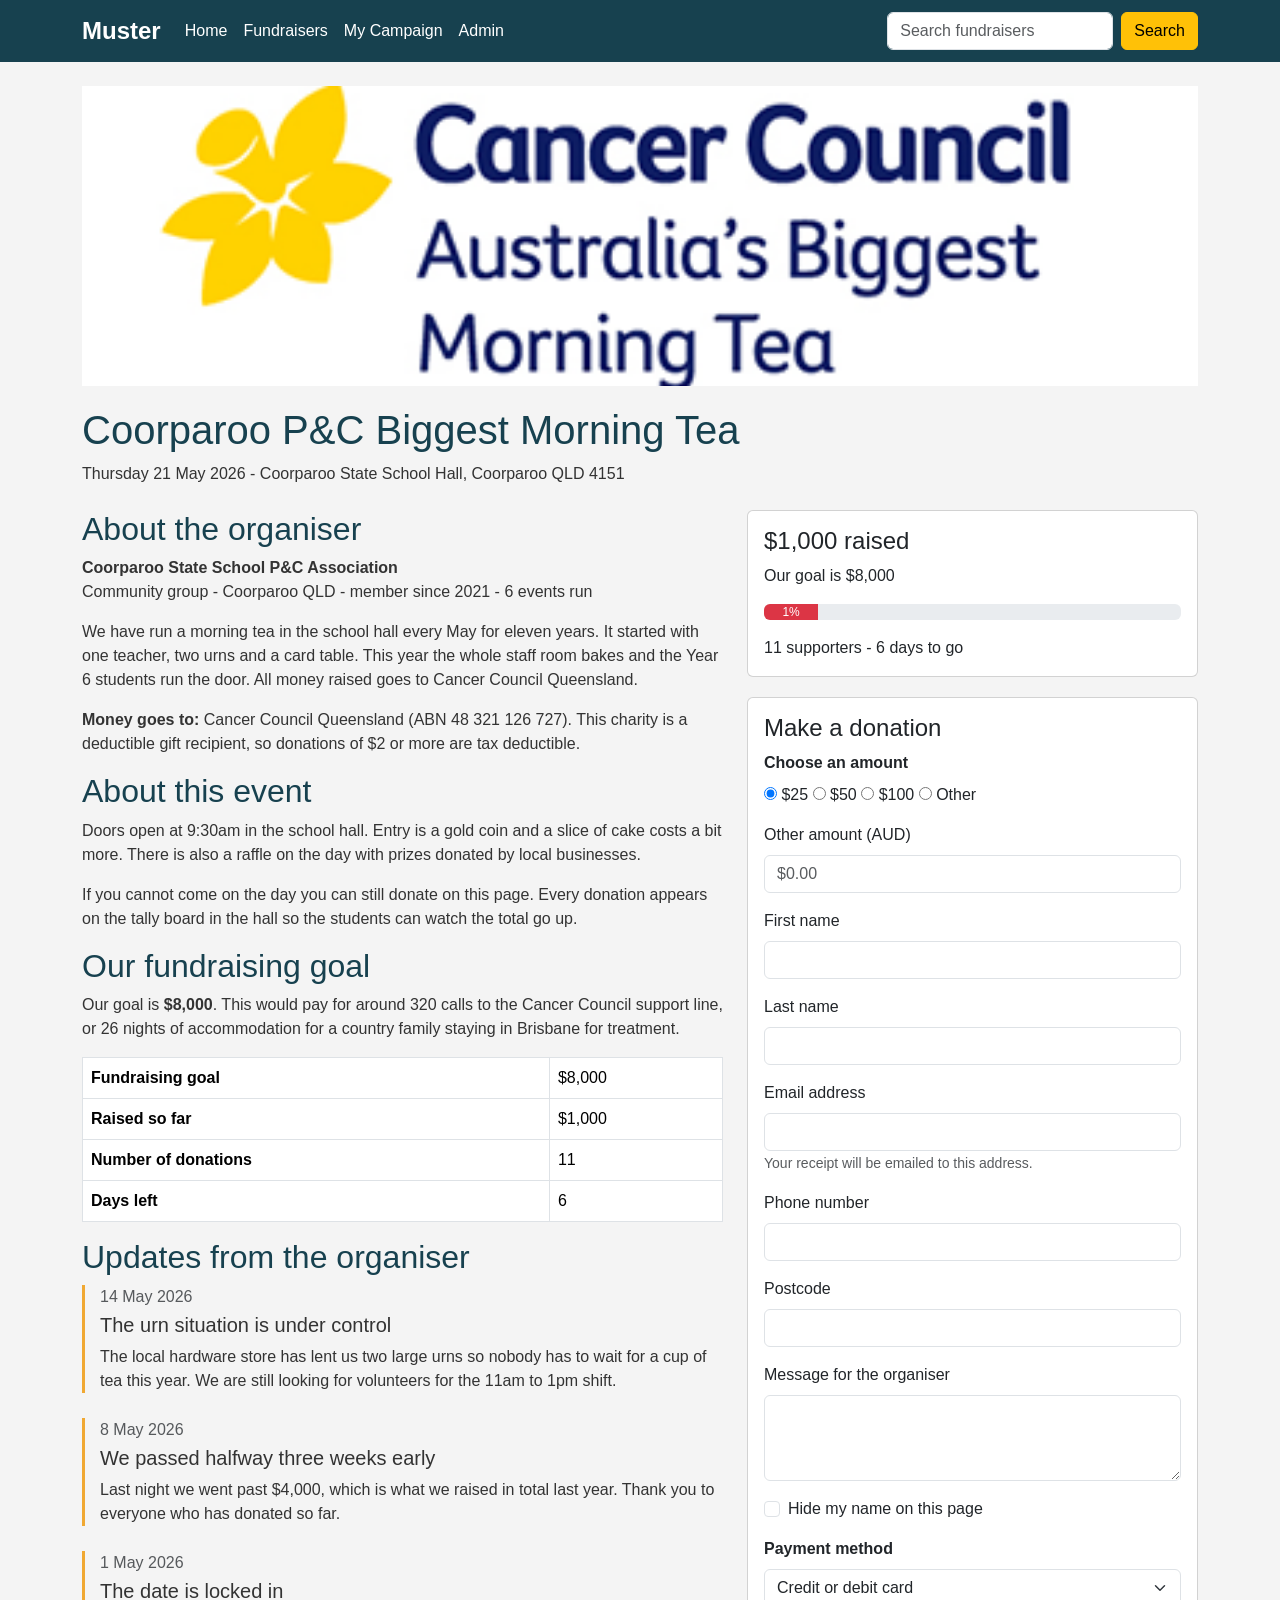
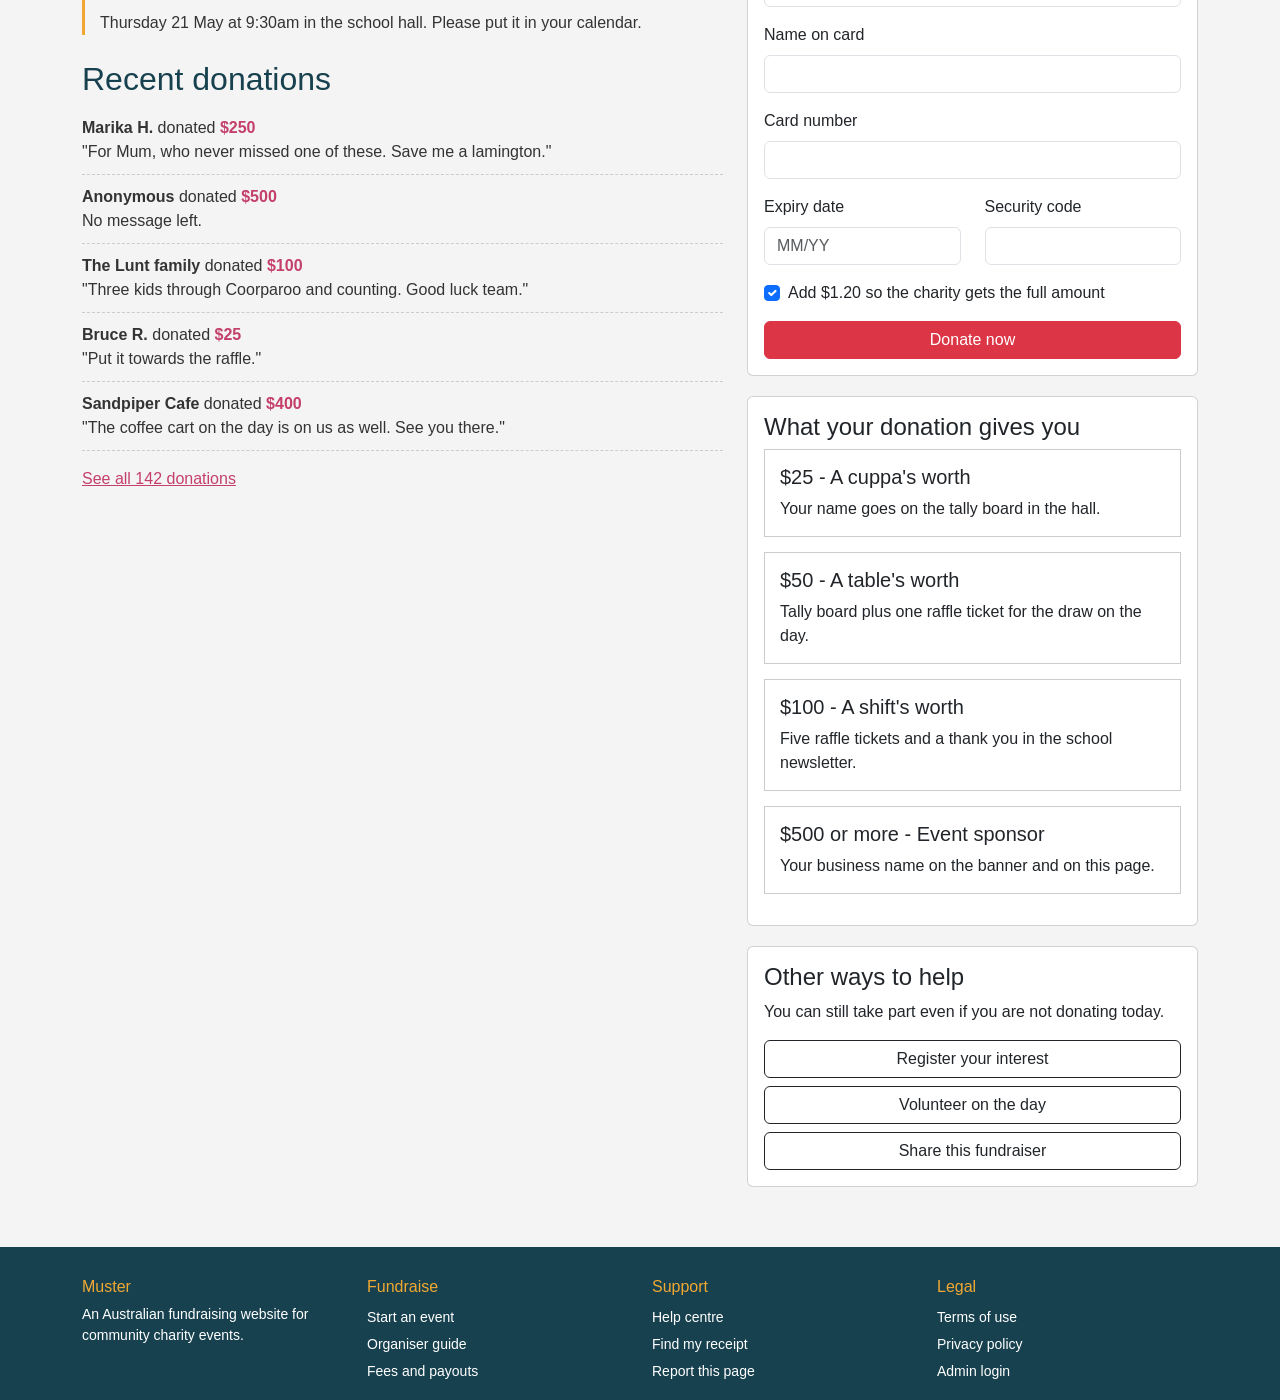
<file: donations.html>
<!DOCTYPE html>
<html lang="en">
<head>
    <meta charset="utf-8">
    <meta name="viewport" content="width=device-width, initial-scale=1">
    <title>Muster - Fundraiser Details and Donation</title>
    <link href="https://cdn.jsdelivr.net/npm/bootstrap@5.3.8/dist/css/bootstrap.min.css" rel="stylesheet" integrity="sha384-sRIl4kxILFvY47J16cr9ZwB07vP4J8+LH7qKQnuqkuIAvNWLzeN8tE5YBujZqJLB" crossorigin="anonymous">
    <link href="css/styles.css" rel="stylesheet">
</head>
<body>

<nav class="navbar navbar-expand-lg">
    <div class="container">
        <a class="navbar-brand" href="index.html">Muster</a>
            <ul class="navbar-nav me-auto">
                <li class="nav-item"><a class="nav-link" href="index.html">Home</a></li>
                <li class="nav-item"><a class="nav-link" href="donations.html">Fundraisers</a></li>
                <li class="nav-item"><a class="nav-link" href="campaign.html">My Campaign</a></li>
                <li class="nav-item"><a class="nav-link" href="admin_dashboard.html">Admin</a></li>
            </ul>

            <form class="d-flex">
                <input class="form-control me-2" type="text" placeholder="Search fundraisers">
                <button class="btn btn-warning" type="button">Search</button>
            </form>
        </div>
</nav>

<div class="container mt-4">

    <img src="img/event1.jpg" class="banner-image" alt="Coorparoo Biggest Morning Tea banner">

    <h1>Coorparoo P&C Biggest Morning Tea</h1>
    <p>Thursday 21 May 2026 - Coorparoo State School Hall, Coorparoo QLD 4151</p>
    
    <div class="row mt-4">

        <div class="col-md-7">

            <h2>About the organiser</h2>
            <p><strong>Coorparoo State School P&C Association</strong><br>
                Community group - Coorparoo QLD - member since 2021 - 6 events run</p>
            <p>We have run a morning tea in the school hall every May for eleven years. It started with one teacher,
                two urns and a card table. This year the whole staff room bakes and the Year 6 students run the door.
                All money raised goes to Cancer Council Queensland.</p>
            <p><strong>Money goes to:</strong> Cancer Council Queensland (ABN 48 321 126 727). This charity is a
                deductible gift recipient, so donations of $2 or more are tax deductible.</p>

            <h2>About this event</h2>
            <p>Doors open at 9:30am in the school hall. Entry is a gold coin and a slice of cake costs a bit more.
                There is also a raffle on the day with prizes donated by local businesses.</p>
            <p>If you cannot come on the day you can still donate on this page. Every donation appears on the tally
                board in the hall so the students can watch the total go up.</p>

            <h2>Our fundraising goal</h2>
            <p>Our goal is <strong>$8,000</strong>. This would pay for around 320 calls to the Cancer Council
                support line, or 26 nights of accommodation for a country family staying in Brisbane for treatment.</p>

            <table class="table table-bordered bg-white">
                <tr>
                    <th>Fundraising goal</th>
                    <td>$8,000</td>
                </tr>
                <tr>
                    <th>Raised so far</th>
                    <td>$1,000</td>
                </tr>
                <tr>
                    <th>Number of donations</th>
                    <td>11</td>
                </tr>
                <tr>
                    <th>Days left</th>
                    <td>6</td>
                </tr>
            </table>

            <h2>Updates from the organiser</h2>

            <div class="update-box">
                <p class="text-muted mb-1">14 May 2026</p>
                <h3 class="h5">The urn situation is under control</h3>
                <p>The local hardware store has lent us two large urns so nobody has to wait for a cup of tea this
                    year. We are still looking for volunteers for the 11am to 1pm shift.</p>
            </div>

            <div class="update-box">
                <p class="text-muted mb-1">8 May 2026</p>
                <h3 class="h5">We passed halfway three weeks early</h3>
                <p>Last night we went past $4,000, which is what we raised in total last year. Thank you to everyone
                    who has donated so far.</p>
            </div>

            <div class="update-box">
                <p class="text-muted mb-1">1 May 2026</p>
                <h3 class="h5">The date is locked in</h3>
                <p>Thursday 21 May at 9:30am in the school hall. Please put it in your calendar.</p>
            </div>

            <h2>Recent donations</h2>

            <div class="donor-box">
                <strong>Marika H.</strong> donated <span class="raised">$250</span>
                <p class="mb-0">"For Mum, who never missed one of these. Save me a lamington."</p>
            </div>

            <div class="donor-box">
                <strong>Anonymous</strong> donated <span class="raised">$500</span>
                <p class="mb-0">No message left.</p>
            </div>

            <div class="donor-box">
                <strong>The Lunt family</strong> donated <span class="raised">$100</span>
                <p class="mb-0">"Three kids through Coorparoo and counting. Good luck team."</p>
            </div>

            <div class="donor-box">
                <strong>Bruce R.</strong> donated <span class="raised">$25</span>
                <p class="mb-0">"Put it towards the raffle."</p>
            </div>

            <div class="donor-box">
                <strong>Sandpiper Cafe</strong> donated <span class="raised">$400</span>
                <p class="mb-0">"The coffee cart on the day is on us as well. See you there."</p>
            </div>

            <p class="mt-3"><a href="#">See all 142 donations</a></p>

        </div>

        <div class="col-md-5">

            <div class="card">
                <div class="card-body">
                    <h2 class="h4">$1,000 raised</h2>
                    <p>Our goal is $8,000</p>
                    <div class="progress mb-3">
                        <div class="progress-bar bg-danger" style="width: 13%">1%</div>
                    </div>
                    <p class="mb-0">11 supporters - 6 days to go</p>
                </div>
            </div>

            <div class="card">
                <div class="card-body">
                    <h2 class="h4">Make a donation</h2>

                    <form>

                        <div class="mb-3">
                            <label class="form-label"><strong>Choose an amount</strong></label><br>
                            <input type="radio" name="amount" id="amount25" checked>
                            <label for="amount25">$25</label>
                            
                            <input type="radio" name="amount" id="amount50">
                            <label for="amount50">$50</label>
                            
                            <input type="radio" name="amount" id="amount100">
                            <label for="amount100">$100</label>
                            
                            <input type="radio" name="amount" id="amountOther">
                            <label for="amountOther">Other</label>
                        </div>

                        <div class="mb-3">
                            <label for="otherAmount" class="form-label">Other amount (AUD)</label>
                            <input type="text" class="form-control" id="otherAmount" placeholder="$0.00">
                        </div>

                        <!-- Donor details -->
                        <div class="mb-3">
                            <label for="firstName" class="form-label">First name</label>
                            <input type="text" class="form-control" id="firstName">
                        </div>

                        <div class="mb-3">
                            <label for="lastName" class="form-label">Last name</label>
                            <input type="text" class="form-control" id="lastName">
                        </div>

                        <div class="mb-3">
                            <label for="email" class="form-label">Email address</label>
                            <input type="email" class="form-control" id="email">
                            <small class="text-muted">Your receipt will be emailed to this address.</small>
                        </div>

                        <div class="mb-3">
                            <label for="phone" class="form-label">Phone number</label>
                            <input type="text" class="form-control" id="phone">
                        </div>

                        <div class="mb-3">
                            <label for="postcode" class="form-label">Postcode</label>
                            <input type="text" class="form-control" id="postcode">
                        </div>

                        <!-- Message -->
                        <div class="mb-3">
                            <label for="message" class="form-label">Message for the organiser</label>
                            <textarea class="form-control" id="message" rows="3"></textarea>
                        </div>

                        <div class="form-check mb-3">
                            <input class="form-check-input" type="checkbox" id="anonymous">
                            <label class="form-check-label" for="anonymous">Hide my name on this page</label>
                        </div>

                        <!-- Payment -->
                        <div class="mb-3">
                            <label for="payment" class="form-label"><strong>Payment method</strong></label>
                            <select class="form-select" id="payment">
                                <option>Credit or debit card</option>
                                <option>PayPal</option>
                                <option>Apple Pay</option>
                                <option>Google Pay</option>
                                <option>Bank transfer</option>
                            </select>
                        </div>

                        <div class="mb-3">
                            <label for="cardName" class="form-label">Name on card</label>
                            <input type="text" class="form-control" id="cardName">
                        </div>

                        <div class="mb-3">
                            <label for="cardNumber" class="form-label">Card number</label>
                            <input type="text" class="form-control" id="cardNumber">
                        </div>

                        <div class="row">
                            <div class="col-6 mb-3">
                                <label for="expiry" class="form-label">Expiry date</label>
                                <input type="text" class="form-control" id="expiry" placeholder="MM/YY">
                            </div>
                            <div class="col-6 mb-3">
                                <label for="cvc" class="form-label">Security code</label>
                                <input type="text" class="form-control" id="cvc">
                            </div>
                        </div>

                        <div class="form-check mb-3">
                            <input class="form-check-input" type="checkbox" id="coverFee" checked>
                            <label class="form-check-label" for="coverFee">Add $1.20 so the charity gets the full
                                amount</label>
                        </div>

                        <button type="button" class="btn btn-danger w-100">Donate now</button>
                    </form>
                </div>
            </div>

            <div class="card">
                <div class="card-body">
                    <h2 class="h4">What your donation gives you</h2>

                    <div class="tier-box">
                        <h3 class="h5">$25 - A cuppa's worth</h3>
                        <p class="mb-0">Your name goes on the tally board in the hall.</p>
                    </div>

                    <div class="tier-box">
                        <h3 class="h5">$50 - A table's worth</h3>
                        <p class="mb-0">Tally board plus one raffle ticket for the draw on the day.</p>
                    </div>

                    <div class="tier-box">
                        <h3 class="h5">$100 - A shift's worth</h3>
                        <p class="mb-0">Five raffle tickets and a thank you in the school newsletter.</p>
                    </div>

                    <div class="tier-box">
                        <h3 class="h5">$500 or more - Event sponsor</h3>
                        <p class="mb-0">Your business name on the banner and on this page.</p>
                    </div>
                </div>
            </div>

            <div class="card">
                <div class="card-body">
                    <h2 class="h4">Other ways to help</h2>
                    <p>You can still take part even if you are not donating today.</p>
                    <a href="#" class="btn btn-outline-dark w-100 mb-2">Register your interest</a>
                    <a href="#" class="btn btn-outline-dark w-100 mb-2">Volunteer on the day</a>
                    <a href="#" class="btn btn-outline-dark w-100">Share this fundraiser</a>
                </div>
            </div>

        </div>
    </div>
</div>

<div class="footer">
    <div class="container">
        <div class="row">
            <div class="col-md-3">
                <h4>Muster</h4>
                <p style="font-size: 14px;">An Australian fundraising website for community charity events.</p>
            </div>
            <div class="col-md-3">
                <h4>Fundraise</h4>
                <a href="campaign.html">Start an event</a>
                <a href="#">Organiser guide</a>
                <a href="#">Fees and payouts</a>
            </div>
            <div class="col-md-3">
                <h4>Support</h4>
                <a href="#">Help centre</a>
                <a href="#">Find my receipt</a>
                <a href="#">Report this page</a>
            </div>
            <div class="col-md-3">
                <h4>Legal</h4>
                <a href="#">Terms of use</a>
                <a href="#">Privacy policy</a>
                <a href="admin_dashboard.html">Admin login</a>
            </div>
        </div>
    </div>
</div>

<script src="https://cdn.jsdelivr.net/npm/bootstrap@5.3.8/dist/js/bootstrap.bundle.min.js" integrity="sha384-FKyoEForCGlyvwx9Hj09JcYn3nv7wiPVlz7YYwJrWVcXK/BmnVDxM+D2scQbITxI" crossorigin="anonymous"></script>

</body>
</html>
</file>
<file: css/styles.css>
body {
    font-family: Arial, Helvetica, sans-serif;
    background-color: #f4f4f4;
    color: #333333;
}

h1, h2, h3 {
    color: #17414f;
}

a {
    color: #c43f6a;
}


.navbar {
    background-color: #17414f;
}

.navbar-brand {
    color: white;
    font-weight: bold;
    font-size: 24px;
}

.navbar-brand:hover {
    color: orange;
}

.nav-link {
    color: #ffffff;
}

.nav-link:hover {
    color: #f0a832;
}


.hero {
    background-image: url("../img/hero.jpg");
    background-size: cover;
    background-position: center;
    color: white;
    text-align: center;
    padding: 70px 20px;
}

.hero h1 {
    color: white;
    font-size: 40px;
}

.hero p {
    font-size: 18px;
}


.section {
    padding: 40px 0px;
}

.section h2 {
    margin-bottom: 20px;
}


.card {
    margin-bottom: 20px;
}

.card-img-top {
    height: 180px;
    object-fit: cover;
}

.raised {
    font-weight: bold;
    color: #c43f6a;
}

.category-box {
    background-color: #ffffff;
    border: 1px solid #cccccc;
    padding: 20px;
    text-align: center;
    margin-bottom: 20px;
}

.category-box:hover {
    background-color: #17414f;
    color: #ffffff;
}

.category-box h3 {
    margin: 0px;
}

.category-box:hover h3 {
    color: #ffffff;
}

.step-number {
    background-color: #c43f6a;
    color: #ffffff;
    width: 40px;
    height: 40px;
    border-radius: 20px;
    text-align: center;
    line-height: 40px;
    font-weight: bold;
    margin-top: 10px;
}

.banner-image {
    width: 100%;
    height: 300px;
    object-fit: cover;
    margin-bottom: 20px;
}

.donor-box {
    border-bottom: 1px dashed #cccccc;
    padding: 10px 0px;
}

.tier-box {
    border: 1px solid #cccccc;
    background-color: #ffffff;
    padding: 15px;
    margin-bottom: 15px;
}

.update-box {
    border-left: 3px solid #f0a832;
    padding-left: 15px;
    margin-bottom: 25px;
}

.stat-box {
    background-color: #ffffff;
    border: 1px solid #cccccc;
    border-top: 4px solid #c43f6a;
    padding: 15px;
    text-align: center;
    margin-bottom: 20px;
}

.stat-box h3 {
    margin: 0px;
    font-size: 26px;
}

.stat-box p {
    margin: 0px;
    font-size: 13px;
    color: #666666;
}

.chart {
    height: 180px;
    border-bottom: 1px solid #cccccc;
    display: flex;
    align-items: flex-end;
}

.chart-column {
    width: 10%;
    height: 100%;
    margin: 0px 3px;
    display: flex;
    flex-direction: column;
    justify-content: flex-end;
}

.chart-bar {
    background-color: #c43f6a;
    width: 100%;
}


.footer {
    background-color: #17414f;
    color: #ffffff;
    padding: 30px 0px 15px 0px;
    margin-top: 40px;
}

.footer h4 {
    font-size: 16px;
    color: #f0a832;
}

.footer a {
    color: #ffffff;
    text-decoration: none;
    display: block;
    padding: 3px 0px;
    font-size: 14px;
}

.footer a:hover {
    text-decoration: underline;
}
</file>
